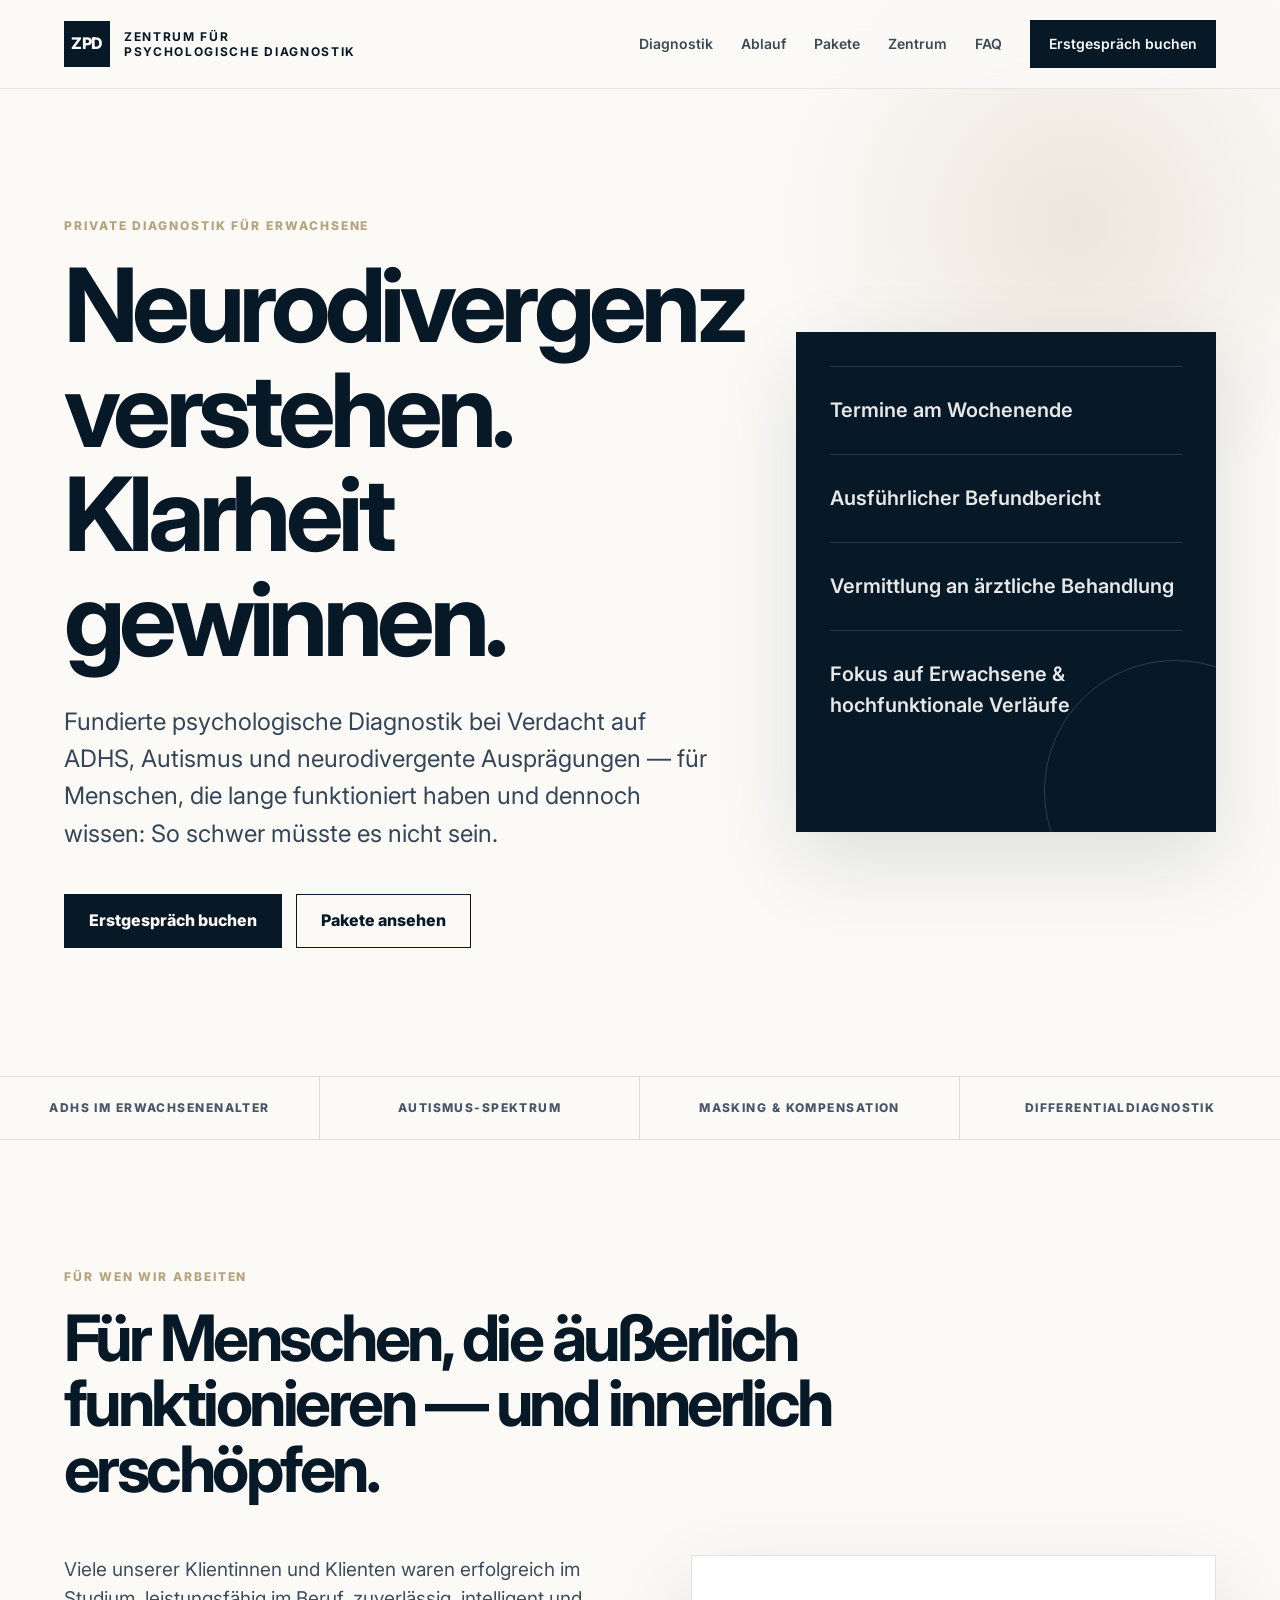
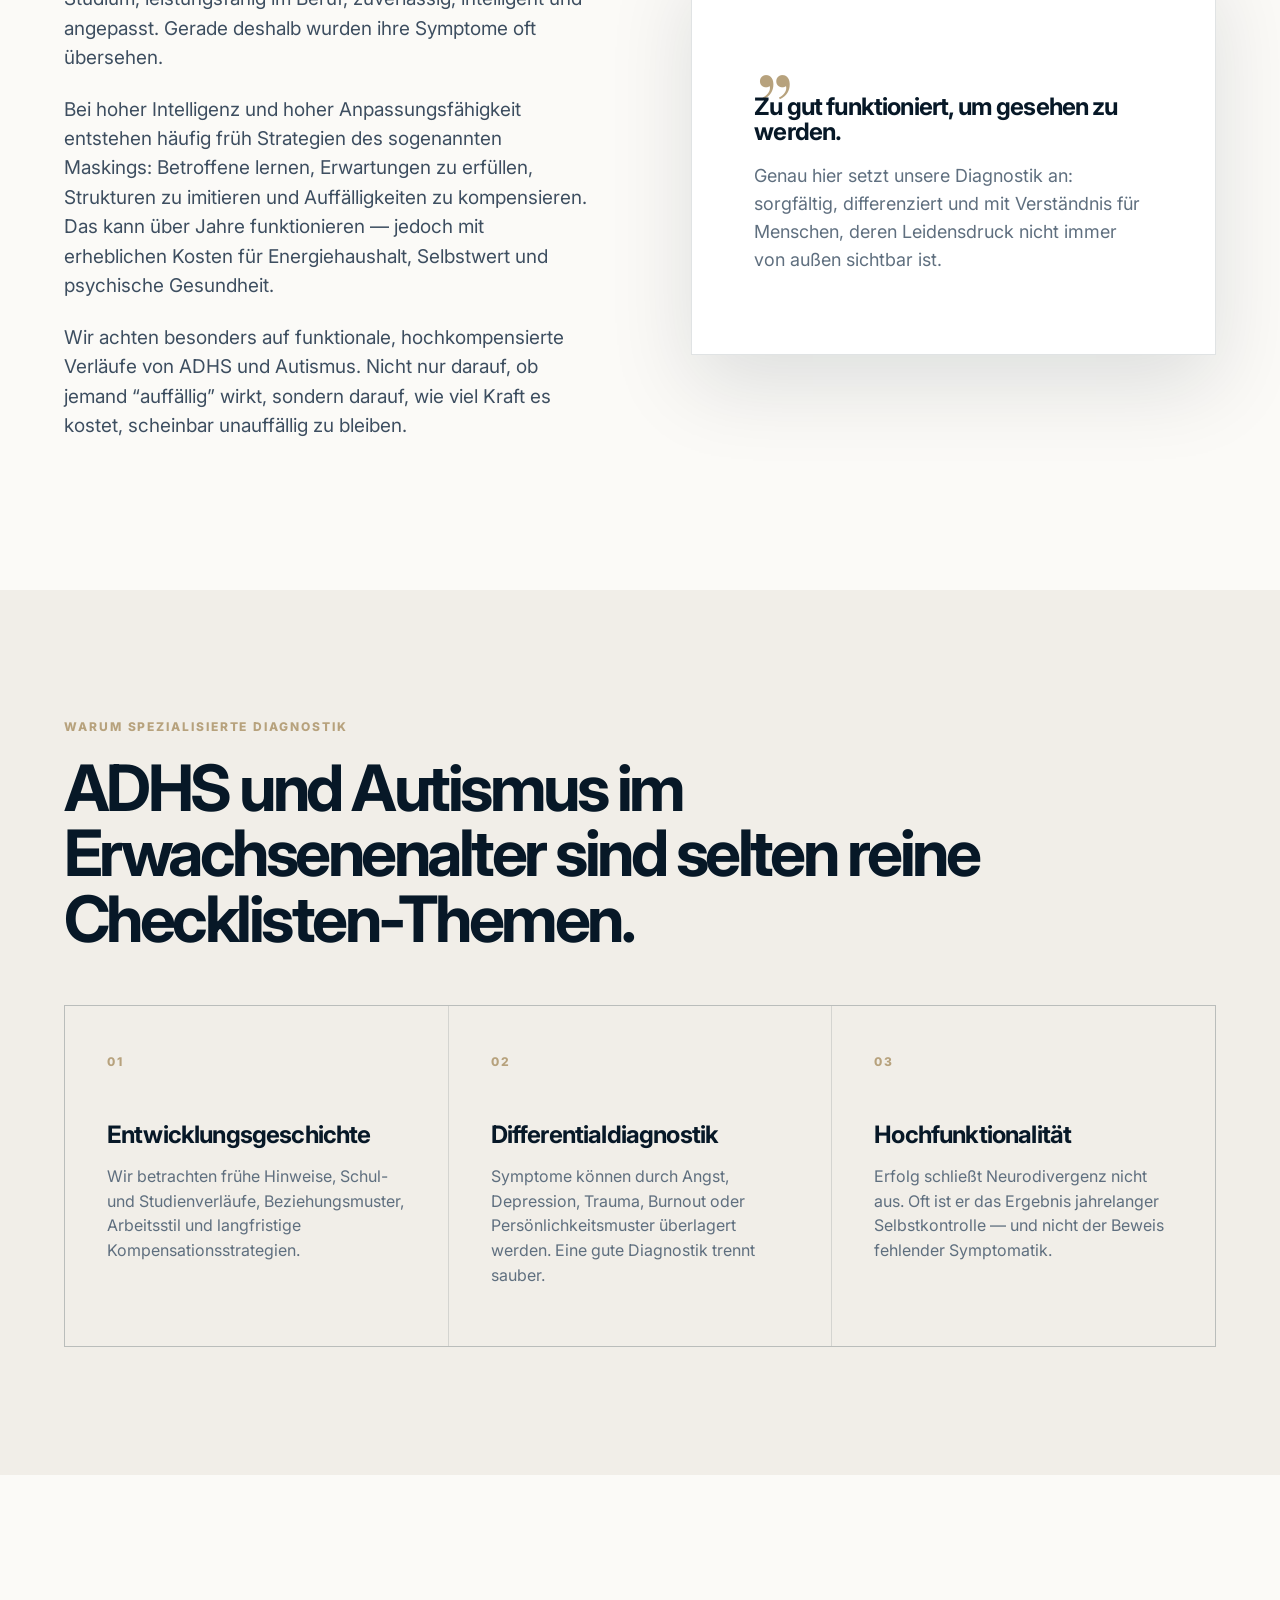
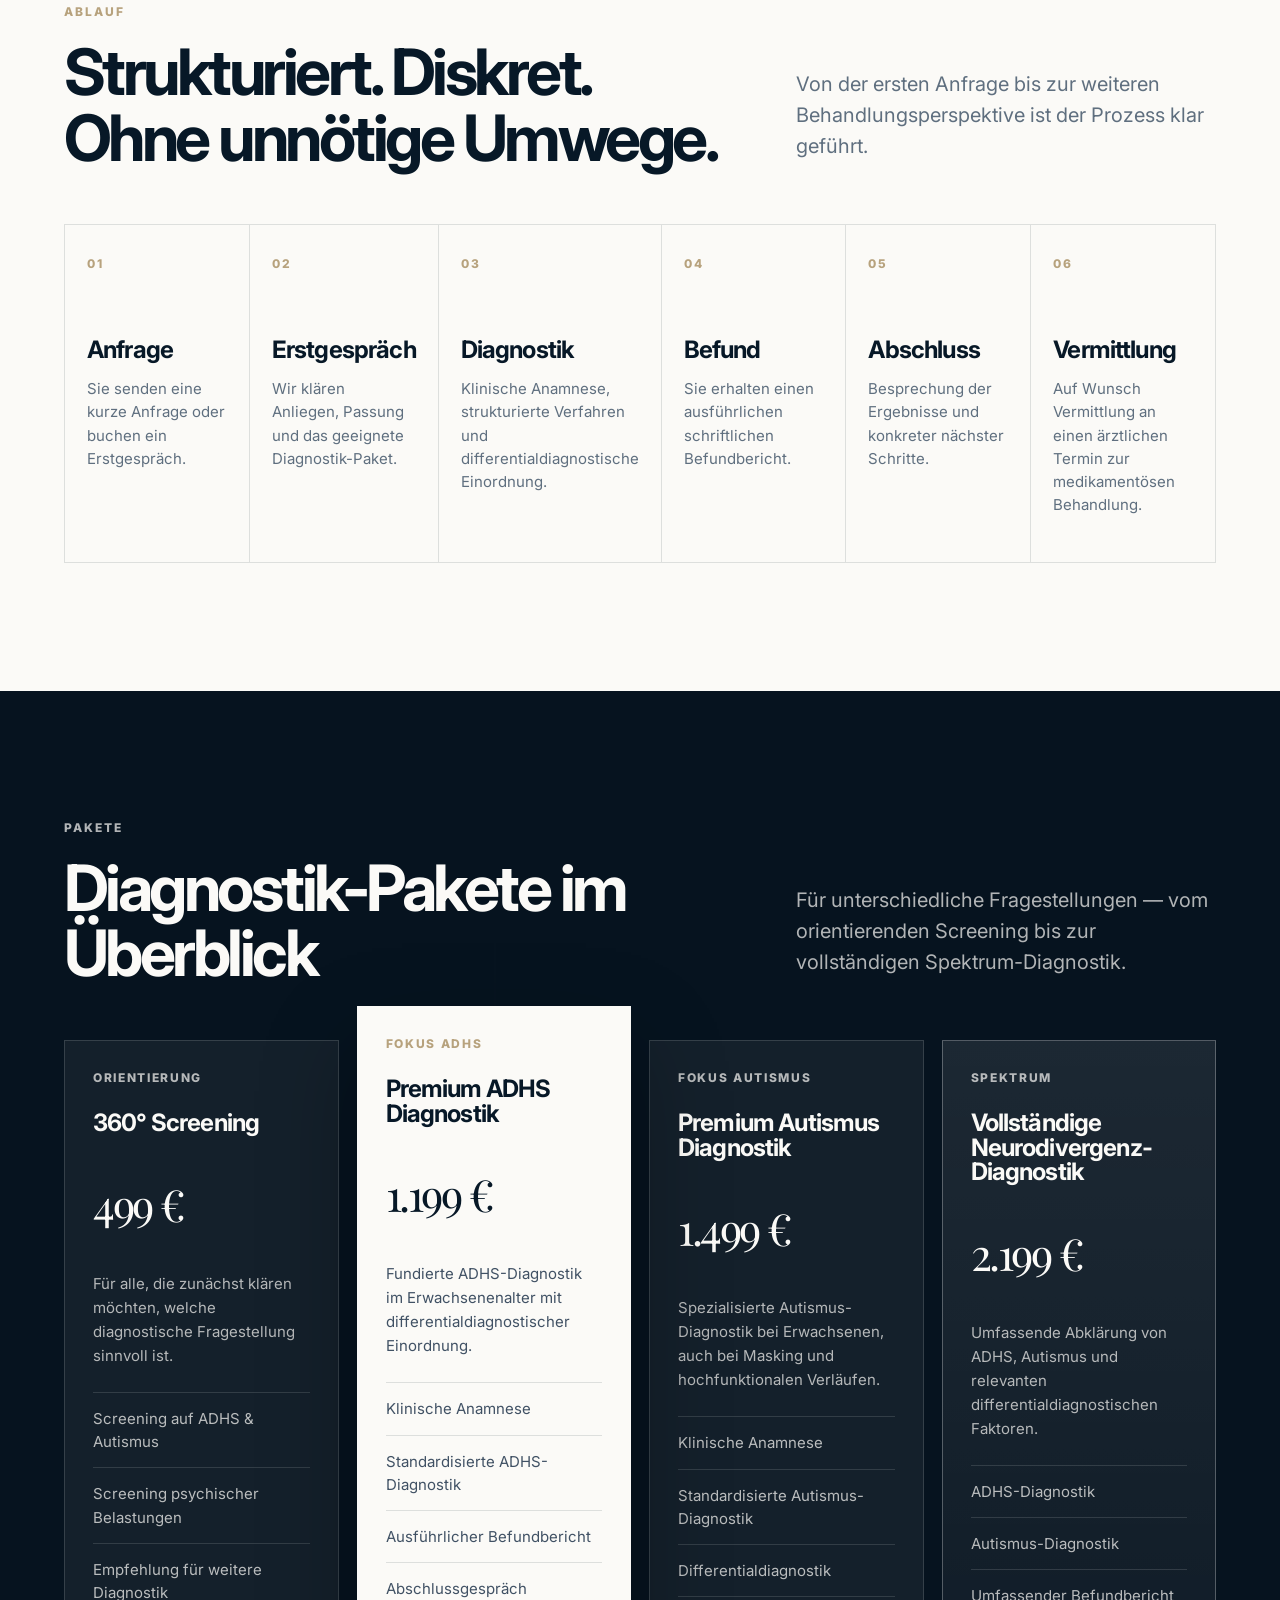
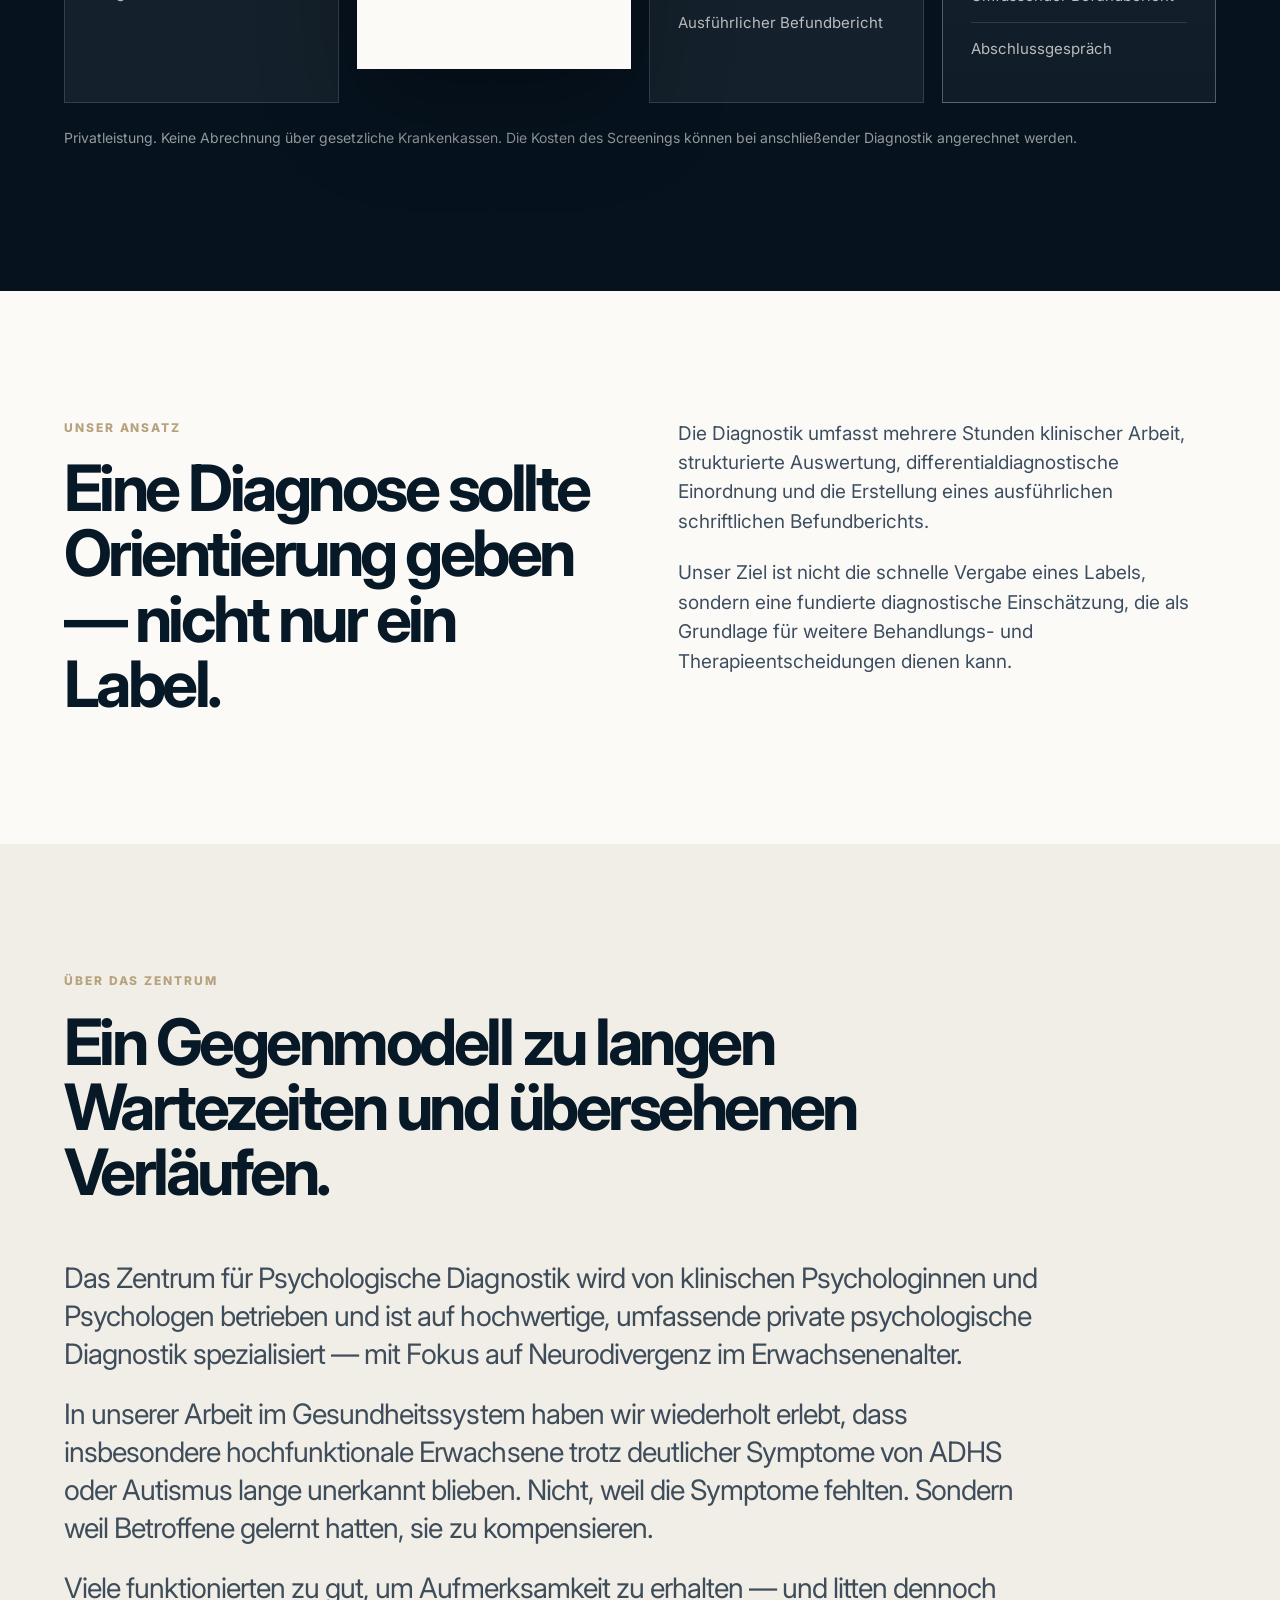
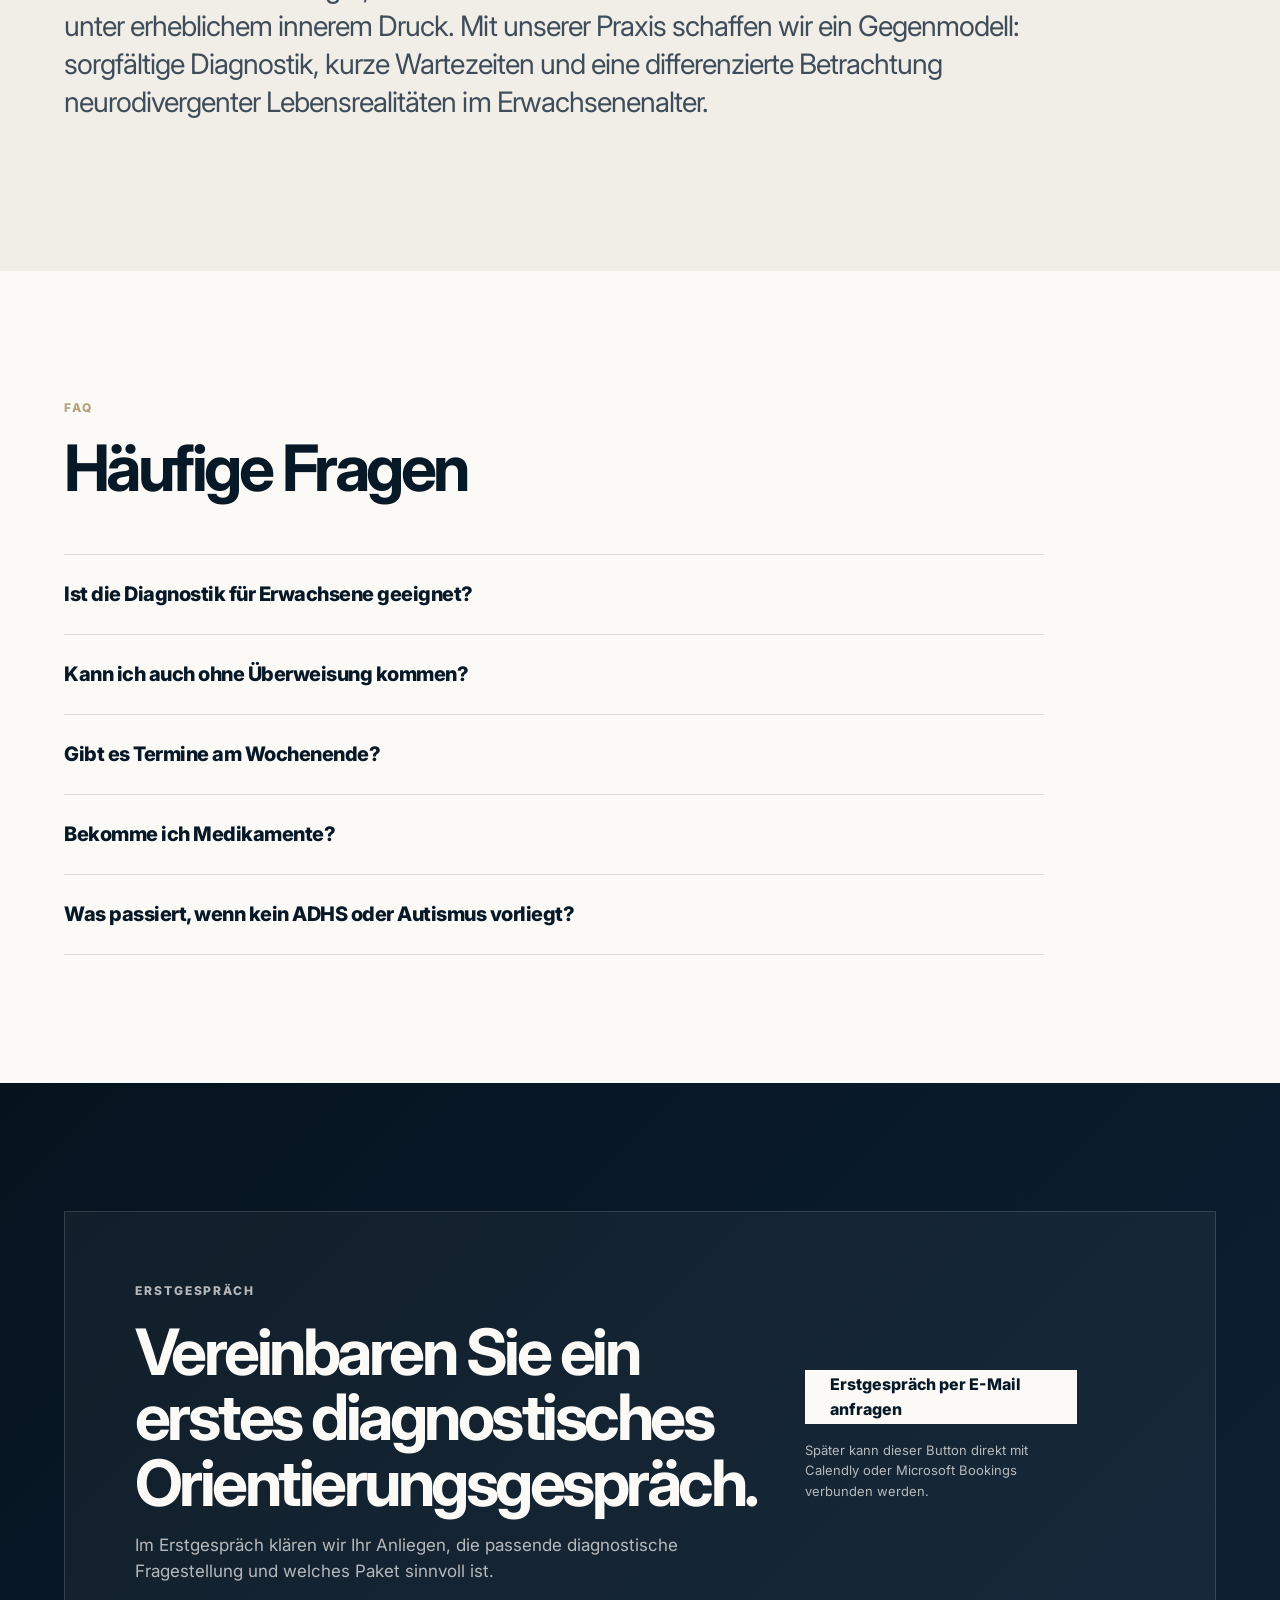
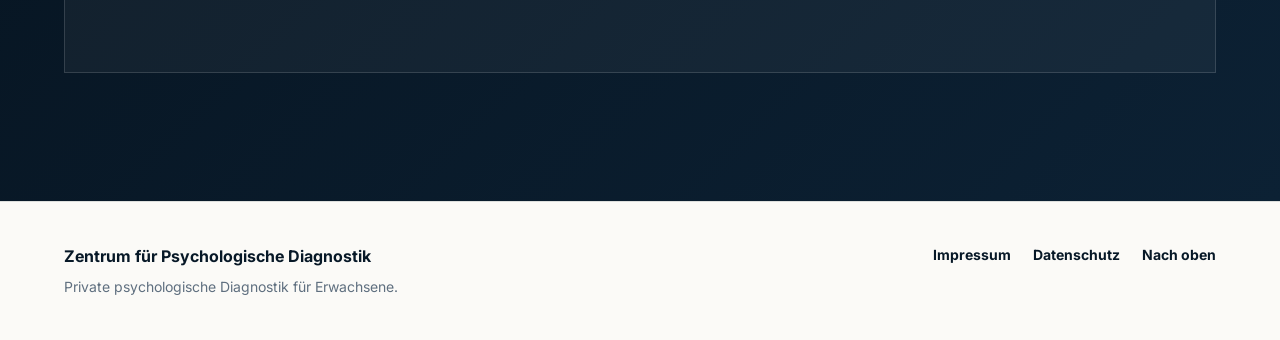
<file: index.html>
<!DOCTYPE html>
<html lang="de">
<head>
  <meta charset="UTF-8" />
  <meta name="viewport" content="width=device-width, initial-scale=1.0" />
  <title>Zentrum für Psychologische Diagnostik | ADHS & Neurodivergenz Diagnostik</title>
  <meta name="description" content="Hochwertige private psychologische Diagnostik für Erwachsene bei Verdacht auf ADHS, Autismus und Neurodivergenz. Termine am Wochenende, ausführlicher Befundbericht, Vermittlung an ärztliche Behandlung." />
  <meta name="theme-color" content="#071827" />
  <meta property="og:title" content="Zentrum für Psychologische Diagnostik" />
  <meta property="og:description" content="Fundierte Diagnostik bei ADHS, Autismus und Neurodivergenz im Erwachsenenalter." />
  <meta property="og:type" content="website" />
  <link rel="preconnect" href="https://fonts.googleapis.com">
  <link rel="preconnect" href="https://fonts.gstatic.com" crossorigin>
  <link href="https://fonts.googleapis.com/css2?family=Inter:wght@400;500;600;700;800&family=Playfair+Display:wght@600;700&display=swap" rel="stylesheet">
  <link rel="stylesheet" href="styles.css" />
</head>
<body>
  <div class="page-shell">
    <header class="site-header" id="top">
      <a class="brand" href="#top" aria-label="Zur Startseite">
        <span class="brand-mark">ZPD</span>
        <span class="brand-text">Zentrum für<br>Psychologische Diagnostik</span>
      </a>
      <button class="nav-toggle" aria-label="Navigation öffnen" aria-expanded="false">Menü</button>
      <nav class="nav" aria-label="Hauptnavigation">
        <a href="#diagnostik">Diagnostik</a>
        <a href="#ablauf">Ablauf</a>
        <a href="#pakete">Pakete</a>
        <a href="#zentrum">Zentrum</a>
        <a href="#faq">FAQ</a>
        <a class="nav-cta" href="#buchung">Erstgespräch buchen</a>
      </nav>
    </header>

    <main>
      <section class="hero section-pad">
        <div class="hero-grid">
          <div class="hero-copy">
            <p class="eyebrow">Private Diagnostik für Erwachsene</p>
            <h1>Neurodivergenz verstehen. Klarheit gewinnen.</h1>
            <p class="hero-lead">Fundierte psychologische Diagnostik bei Verdacht auf ADHS, Autismus und neurodivergente Ausprägungen — für Menschen, die lange funktioniert haben und dennoch wissen: So schwer müsste es nicht sein.</p>
            <div class="hero-actions">
              <a class="button primary" href="#buchung">Erstgespräch buchen</a>
              <a class="button secondary" href="#pakete">Pakete ansehen</a>
            </div>
          </div>
          
          <aside class="hero-panel" aria-label="Leistungsmerkmale">
  <ul class="signal-list">
              
              <li>Termine am Wochenende</li>
              <li>Ausführlicher Befundbericht</li>
              <li>Vermittlung an ärztliche Behandlung</li>
              <li>Fokus auf Erwachsene & hochfunktionale Verläufe</li>
            </ul>
          </aside>
        </div>
      </section>

      <section class="trust-strip" aria-label="Schwerpunkte">
        <span>ADHS im Erwachsenenalter</span>
        <span>Autismus-Spektrum</span>
        <span>Masking & Kompensation</span>
        <span>Differentialdiagnostik</span>
      </section>

      <section class="section section-pad" id="diagnostik">
        <div class="section-head narrow">
          <p class="eyebrow">Für wen wir arbeiten</p>
          <h2>Für Menschen, die äußerlich funktionieren — und innerlich erschöpfen.</h2>
        </div>
        <div class="two-col large-gap">
          <div class="rich-text">
            <p>Viele unserer Klientinnen und Klienten waren erfolgreich im Studium, leistungsfähig im Beruf, zuverlässig, intelligent und angepasst. Gerade deshalb wurden ihre Symptome oft übersehen.</p>
            <p>Bei hoher Intelligenz und hoher Anpassungsfähigkeit entstehen häufig früh Strategien des sogenannten Maskings: Betroffene lernen, Erwartungen zu erfüllen, Strukturen zu imitieren und Auffälligkeiten zu kompensieren. Das kann über Jahre funktionieren — jedoch mit erheblichen Kosten für Energiehaushalt, Selbstwert und psychische Gesundheit.</p>
            <p>Wir achten besonders auf funktionale, hochkompensierte Verläufe von ADHS und Autismus. Nicht nur darauf, ob jemand “auffällig” wirkt, sondern darauf, wie viel Kraft es kostet, scheinbar unauffällig zu bleiben.</p>
          </div>
          <div class="insight-card">
            <p class="quote-mark">„</p>
            <h3>Zu gut funktioniert, um gesehen zu werden.</h3>
            <p>Genau hier setzt unsere Diagnostik an: sorgfältig, differenziert und mit Verständnis für Menschen, deren Leidensdruck nicht immer von außen sichtbar ist.</p>
          </div>
        </div>
      </section>

      <section class="section muted section-pad">
        <div class="section-head narrow">
          <p class="eyebrow">Warum spezialisierte Diagnostik</p>
          <h2>ADHS und Autismus im Erwachsenenalter sind selten reine Checklisten-Themen.</h2>
        </div>
        <div class="feature-grid">
          <article>
            <span class="feature-number">01</span>
            <h3>Entwicklungsgeschichte</h3>
            <p>Wir betrachten frühe Hinweise, Schul- und Studienverläufe, Beziehungsmuster, Arbeitsstil und langfristige Kompensationsstrategien.</p>
          </article>
          <article>
            <span class="feature-number">02</span>
            <h3>Differentialdiagnostik</h3>
            <p>Symptome können durch Angst, Depression, Trauma, Burnout oder Persönlichkeitsmuster überlagert werden. Eine gute Diagnostik trennt sauber.</p>
          </article>
          <article>
            <span class="feature-number">03</span>
            <h3>Hochfunktionalität</h3>
            <p>Erfolg schließt Neurodivergenz nicht aus. Oft ist er das Ergebnis jahrelanger Selbstkontrolle — und nicht der Beweis fehlender Symptomatik.</p>
          </article>
        </div>
      </section>

      <section class="section section-pad" id="ablauf">
        <div class="section-head split">
          <div>
            <p class="eyebrow">Ablauf</p>
            <h2>Strukturiert. Diskret. Ohne unnötige Umwege.</h2>
          </div>
          <p>Von der ersten Anfrage bis zur weiteren Behandlungsperspektive ist der Prozess klar geführt.</p>
        </div>
        <div class="timeline">
          <div><span>01</span><h3>Anfrage</h3><p>Sie senden eine kurze Anfrage oder buchen ein Erstgespräch.</p></div>
          <div><span>02</span><h3>Erstgespräch</h3><p>Wir klären Anliegen, Passung und das geeignete Diagnostik-Paket.</p></div>
          <div><span>03</span><h3>Diagnostik</h3><p>Klinische Anamnese, strukturierte Verfahren und differentialdiagnostische Einordnung.</p></div>
          <div><span>04</span><h3>Befund</h3><p>Sie erhalten einen ausführlichen schriftlichen Befundbericht.</p></div>
          <div><span>05</span><h3>Abschluss</h3><p>Besprechung der Ergebnisse und konkreter nächster Schritte.</p></div>
          <div><span>06</span><h3>Vermittlung</h3><p>Auf Wunsch Vermittlung an einen ärztlichen Termin zur medikamentösen Behandlung.</p></div>
        </div>
      </section>

      <section class="section dark section-pad" id="pakete">
        <div class="section-head split inverted">
          <div>
            <p class="eyebrow">Pakete</p>
            <h2>Diagnostik-Pakete im Überblick</h2>
          </div>
          <p>Für unterschiedliche Fragestellungen — vom orientierenden Screening bis zur vollständigen Spektrum-Diagnostik.</p>
        </div>

        <div class="pricing-grid">
  <article class="price-card entry">
    <p class="package-label">Orientierung</p>
    <h3>360° Screening</h3>
    <p class="price">499 €</p>
    <p class="package-copy">Für alle, die zunächst klären möchten, welche diagnostische Fragestellung sinnvoll ist.</p>
    <ul>
      <li>Screening auf ADHS & Autismus</li>
      <li>Screening psychischer Belastungen</li>
      <li>Empfehlung für weitere Diagnostik</li>
    </ul>
  </article>

  <article class="price-card featured">
    <p class="package-label">Fokus ADHS</p>
    <h3>Premium ADHS Diagnostik</h3>
    <p class="price">1.199 €</p>
    <p class="package-copy">Fundierte ADHS-Diagnostik im Erwachsenenalter mit differentialdiagnostischer Einordnung.</p>
    <ul>
      <li>Klinische Anamnese</li>
      <li>Standardisierte ADHS-Diagnostik</li>
      <li>Ausführlicher Befundbericht</li>
      <li>Abschlussgespräch</li>
    </ul>
  </article>

  <article class="price-card">
    <p class="package-label">Fokus Autismus</p>
    <h3>Premium Autismus Diagnostik</h3>
    <p class="price">1.499 €</p>
    <p class="package-copy">Spezialisierte Autismus-Diagnostik bei Erwachsenen, auch bei Masking und hochfunktionalen Verläufen.</p>
    <ul>
      <li>Klinische Anamnese</li>
      <li>Standardisierte Autismus-Diagnostik</li>
      <li>Differentialdiagnostik</li>
      <li>Ausführlicher Befundbericht</li>
    </ul>
  </article>

  <article class="price-card premium">
    <p class="package-label">Spektrum</p>
    <h3>Vollständige Neurodivergenz-Diagnostik</h3>
    <p class="price">2.199 €</p>
    <p class="package-copy">Umfassende Abklärung von ADHS, Autismus und relevanten differentialdiagnostischen Faktoren.</p>
    <ul>
      <li>ADHS-Diagnostik</li>
      <li>Autismus-Diagnostik</li>
      <li>Umfassender Befundbericht</li>
      <li>Abschlussgespräch</li>
    </ul>
  </article>
</div>
<p class="pricing-note">Privatleistung. Keine Abrechnung über gesetzliche Krankenkassen. Die Kosten des Screenings können bei anschließender Diagnostik angerechnet werden.</p>
      </section>

      <section class="section section-pad approach">
        <div class="two-col">
          <div>
            <p class="eyebrow">Unser Ansatz</p>
            <h2>Eine Diagnose sollte Orientierung geben — nicht nur ein Label.</h2>
          </div>
          <div class="rich-text">
            <p>Die Diagnostik umfasst mehrere Stunden klinischer Arbeit, strukturierte Auswertung, differentialdiagnostische Einordnung und die Erstellung eines ausführlichen schriftlichen Befundberichts.</p>
            <p>Unser Ziel ist nicht die schnelle Vergabe eines Labels, sondern eine fundierte diagnostische Einschätzung, die als Grundlage für weitere Behandlungs- und Therapieentscheidungen dienen kann.</p>
          </div>
        </div>
      </section>

      <section class="section muted section-pad" id="zentrum">
        <div class="section-head narrow">
          <p class="eyebrow">Über das Zentrum</p>
          <h2>Ein Gegenmodell zu langen Wartezeiten und übersehenen Verläufen.</h2>
        </div>
        <div class="rich-text statement">
          <p>Das Zentrum für Psychologische Diagnostik wird von klinischen Psychologinnen und Psychologen betrieben und ist auf hochwertige, umfassende private psychologische Diagnostik spezialisiert — mit Fokus auf Neurodivergenz im Erwachsenenalter.</p>
          <p>In unserer Arbeit im Gesundheitssystem haben wir wiederholt erlebt, dass insbesondere hochfunktionale Erwachsene trotz deutlicher Symptome von ADHS oder Autismus lange unerkannt blieben. Nicht, weil die Symptome fehlten. Sondern weil Betroffene gelernt hatten, sie zu kompensieren.</p>
          <p>Viele funktionierten zu gut, um Aufmerksamkeit zu erhalten — und litten dennoch unter erheblichem innerem Druck. Mit unserer Praxis schaffen wir ein Gegenmodell: sorgfältige Diagnostik, kurze Wartezeiten und eine differenzierte Betrachtung neurodivergenter Lebensrealitäten im Erwachsenenalter.</p>
        </div>
      </section>

      <section class="section section-pad" id="faq">
        <div class="section-head split">
          <div>
            <p class="eyebrow">FAQ</p>
            <h2>Häufige Fragen</h2>
          </div>
        </div>
        <div class="faq-list">
          <details>
            <summary>Ist die Diagnostik für Erwachsene geeignet?</summary>
            <p>Ja. Der Fokus liegt auf ADHS, Autismus und Neurodivergenz im Erwachsenenalter, insbesondere bei hochfunktionalen und lange kompensierten Verläufen.</p>
          </details>
          <details>
            <summary>Kann ich auch ohne Überweisung kommen?</summary>
            <p>Ja. Die Diagnostik ist eine private Leistung und kann ohne Überweisung angefragt werden.</p>
          </details>
          <details>
            <summary>Gibt es Termine am Wochenende?</summary>
            <p>Ja. Wochenendtermine sind Teil unseres Angebots, um Diagnostik auch für beruflich stark eingebundene Personen zugänglich zu machen.</p>
          </details>
          <details>
            <summary>Bekomme ich Medikamente?</summary>
            <p>Die medikamentöse Behandlung erfolgt ärztlich. Auf Wunsch unterstützen wir nach der Diagnostik bei der Vermittlung an einen ärztlichen Termin.</p>
          </details>
          <details>
            <summary>Was passiert, wenn kein ADHS oder Autismus vorliegt?</summary>
            <p>Dann erhalten Sie trotzdem eine differenzierte psychologische Einordnung und Empfehlungen, welche alternativen Erklärungen oder weiteren Schritte sinnvoll sein können.</p>
          </details>
        </div>
      </section>

      <section class="booking section-pad" id="buchung">
        <div class="booking-card">
          <div>
            <p class="eyebrow">Erstgespräch</p>
            <h2>Vereinbaren Sie ein erstes diagnostisches Orientierungsgespräch.</h2>
            <p>Im Erstgespräch klären wir Ihr Anliegen, die passende diagnostische Fragestellung und welches Paket sinnvoll ist.</p>
          </div>
          <div class="booking-action">
            <a class="button primary light" href="mailto:kontakt@zentrum-psychologische-diagnostik.de?subject=Anfrage%20Erstgespr%C3%A4ch%20Diagnostik">Erstgespräch per E-Mail anfragen</a>
            <p class="microcopy">Später kann dieser Button direkt mit Calendly oder Microsoft Bookings verbunden werden.</p>
          </div>
        </div>
      </section>
    </main>

    <footer class="site-footer">
      <div>
        <strong>Zentrum für Psychologische Diagnostik</strong>
        <p>Private psychologische Diagnostik für Erwachsene.</p>
      </div>
      <div class="footer-links">
        <a href="impressum.html">Impressum</a>
        <a href="datenschutz.html">Datenschutz</a>
        <a href="#top">Nach oben</a>
      </div>
    </footer>
  </div>
  <script src="script.js"></script>
</body>
</html>
</file>
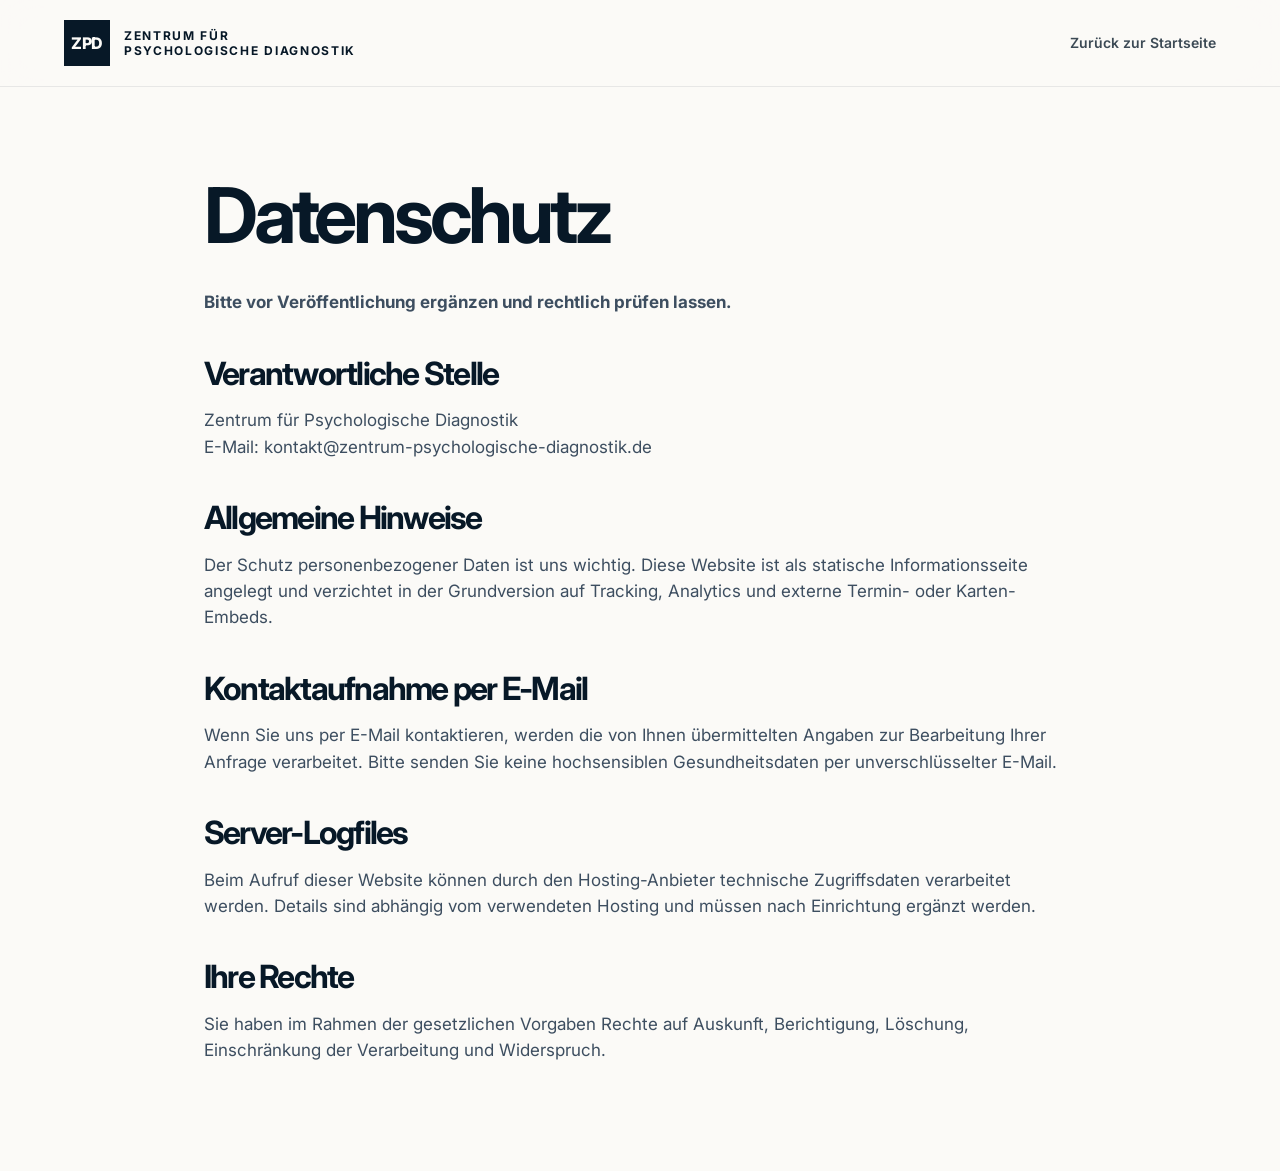
<file: datenschutz.html>
<!DOCTYPE html>
<html lang="de">
<head>
  <meta charset="UTF-8" />
  <meta name="viewport" content="width=device-width, initial-scale=1.0" />
  <title>Datenschutz | Zentrum für Psychologische Diagnostik</title>
  <link rel="preconnect" href="https://fonts.googleapis.com">
  <link rel="preconnect" href="https://fonts.gstatic.com" crossorigin>
  <link href="https://fonts.googleapis.com/css2?family=Inter:wght@400;500;600;700;800&family=Playfair+Display:wght@600;700&display=swap" rel="stylesheet">
  <link rel="stylesheet" href="styles.css" />
</head>
<body>
  <header class="site-header">
    <a class="brand" href="index.html"><span class="brand-mark">ZPD</span><span class="brand-text">Zentrum für<br>Psychologische Diagnostik</span></a>
    <nav class="nav"><a href="index.html">Zurück zur Startseite</a></nav>
  </header>
  <main class="legal-main">
    <h1>Datenschutz</h1>
    <p><strong>Bitte vor Veröffentlichung ergänzen und rechtlich prüfen lassen.</strong></p>
    <h2>Verantwortliche Stelle</h2>
    <p>Zentrum für Psychologische Diagnostik<br>E-Mail: kontakt@zentrum-psychologische-diagnostik.de</p>
    <h2>Allgemeine Hinweise</h2>
    <p>Der Schutz personenbezogener Daten ist uns wichtig. Diese Website ist als statische Informationsseite angelegt und verzichtet in der Grundversion auf Tracking, Analytics und externe Termin- oder Karten-Embeds.</p>
    <h2>Kontaktaufnahme per E-Mail</h2>
    <p>Wenn Sie uns per E-Mail kontaktieren, werden die von Ihnen übermittelten Angaben zur Bearbeitung Ihrer Anfrage verarbeitet. Bitte senden Sie keine hochsensiblen Gesundheitsdaten per unverschlüsselter E-Mail.</p>
    <h2>Server-Logfiles</h2>
    <p>Beim Aufruf dieser Website können durch den Hosting-Anbieter technische Zugriffsdaten verarbeitet werden. Details sind abhängig vom verwendeten Hosting und müssen nach Einrichtung ergänzt werden.</p>
    <h2>Ihre Rechte</h2>
    <p>Sie haben im Rahmen der gesetzlichen Vorgaben Rechte auf Auskunft, Berichtigung, Löschung, Einschränkung der Verarbeitung und Widerspruch.</p>
  </main>
</body>
</html>
</file>
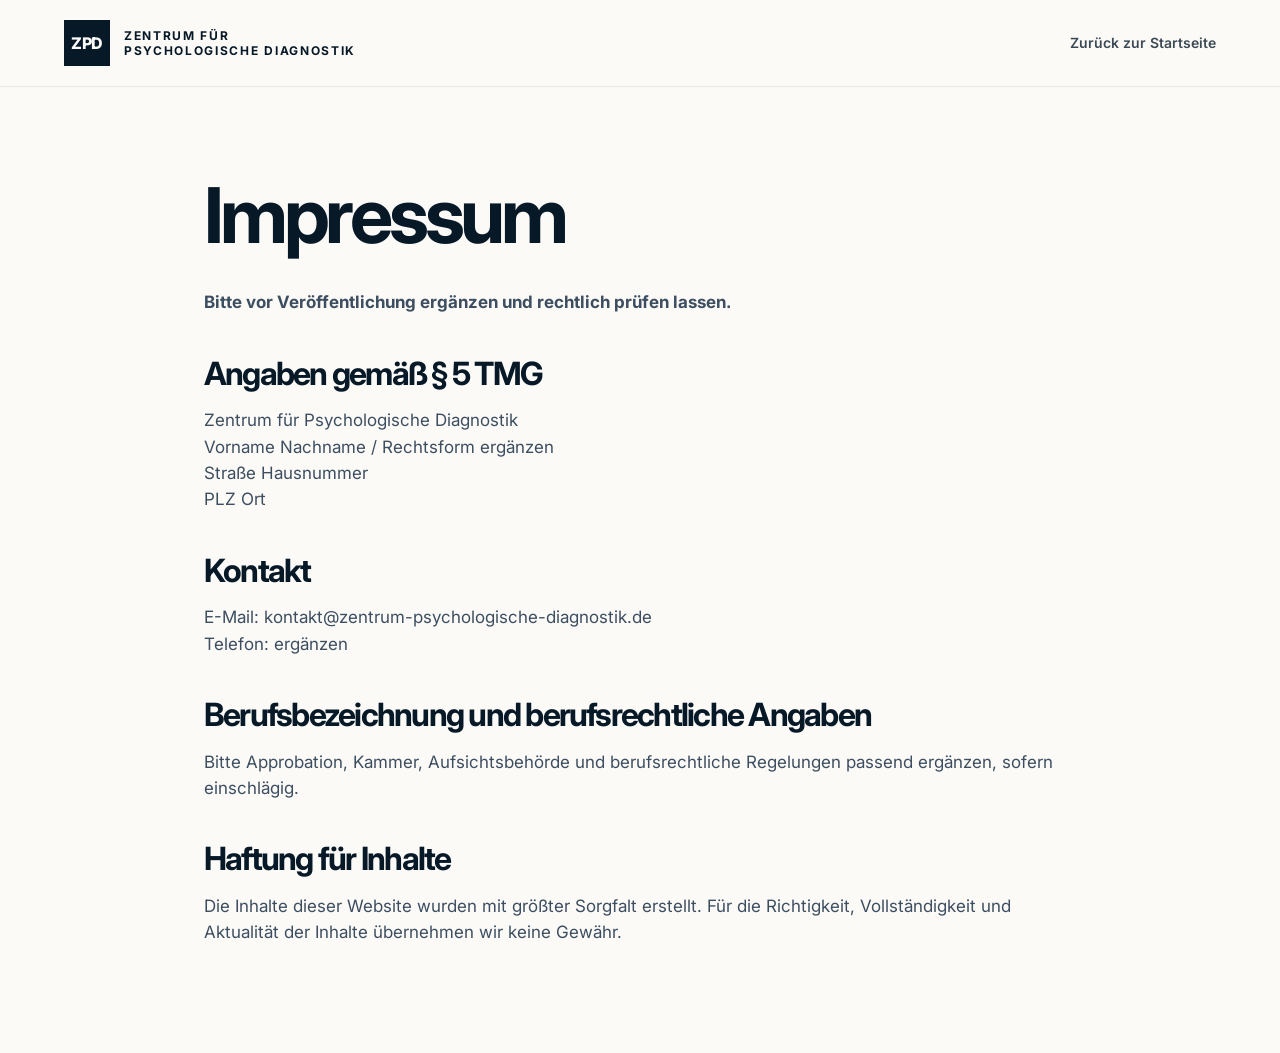
<file: impressum.html>
<!DOCTYPE html>
<html lang="de">
<head>
  <meta charset="UTF-8" />
  <meta name="viewport" content="width=device-width, initial-scale=1.0" />
  <title>Impressum | Zentrum für Psychologische Diagnostik</title>
  <link rel="preconnect" href="https://fonts.googleapis.com">
  <link rel="preconnect" href="https://fonts.gstatic.com" crossorigin>
  <link href="https://fonts.googleapis.com/css2?family=Inter:wght@400;500;600;700;800&family=Playfair+Display:wght@600;700&display=swap" rel="stylesheet">
  <link rel="stylesheet" href="styles.css" />
</head>
<body>
  <header class="site-header">
    <a class="brand" href="index.html"><span class="brand-mark">ZPD</span><span class="brand-text">Zentrum für<br>Psychologische Diagnostik</span></a>
    <nav class="nav"><a href="index.html">Zurück zur Startseite</a></nav>
  </header>
  <main class="legal-main">
    <h1>Impressum</h1>
    <p><strong>Bitte vor Veröffentlichung ergänzen und rechtlich prüfen lassen.</strong></p>
    <h2>Angaben gemäß § 5 TMG</h2>
    <p>Zentrum für Psychologische Diagnostik<br>Vorname Nachname / Rechtsform ergänzen<br>Straße Hausnummer<br>PLZ Ort</p>
    <h2>Kontakt</h2>
    <p>E-Mail: kontakt@zentrum-psychologische-diagnostik.de<br>Telefon: ergänzen</p>
    <h2>Berufsbezeichnung und berufsrechtliche Angaben</h2>
    <p>Bitte Approbation, Kammer, Aufsichtsbehörde und berufsrechtliche Regelungen passend ergänzen, sofern einschlägig.</p>
    <h2>Haftung für Inhalte</h2>
    <p>Die Inhalte dieser Website wurden mit größter Sorgfalt erstellt. Für die Richtigkeit, Vollständigkeit und Aktualität der Inhalte übernehmen wir keine Gewähr.</p>
  </main>
</body>
</html>
</file>
<file: styles.css>
:root {
  --ink: #071827;
  --ink-2: #142436;
  --muted: #5f6f7f;
  --line: rgba(7, 24, 39, 0.12);
  --paper: #fbfaf7;
  --soft: #f1eee8;
  --white: #ffffff;
  --accent: #b7a27d;
  --accent-2: #d7c8aa;
  --dark: #06131f;
  --dark-2: #0c2134;
  --shadow: 0 30px 80px rgba(7, 24, 39, 0.12);
  --radius: 24px;
}
* { box-sizing: border-box; }
html { scroll-behavior: smooth; }
body {
  margin: 0;
  font-family: Inter, system-ui, -apple-system, BlinkMacSystemFont, "Segoe UI", sans-serif;
  background: var(--paper);
  color: var(--ink);
  line-height: 1.55;
}
a { color: inherit; text-decoration: none; }
.page-shell { overflow: hidden; }
.site-header {
  position: sticky;
  top: 0;
  z-index: 50;
  display: flex;
  align-items: center;
  justify-content: space-between;
  padding: 20px clamp(20px, 5vw, 72px);
  background: rgba(251, 250, 247, 0.86);
  backdrop-filter: blur(18px);
  border-bottom: 1px solid rgba(7, 24, 39, 0.08);
}
.brand { display: flex; align-items: center; gap: 14px; }
.brand-mark {
  display: grid;
  place-items: center;
  width: 46px;
  height: 46px;
  border: 1px solid var(--ink);
  font-weight: 800;
  letter-spacing: -0.04em;
  background: var(--ink);
  color: var(--paper);
}
.brand-text {
  font-size: 12px;
  text-transform: uppercase;
  letter-spacing: 0.14em;
  line-height: 1.25;
  font-weight: 700;
}
.nav { display: flex; align-items: center; gap: 28px; font-size: 14px; font-weight: 600; }
.nav a:not(.nav-cta) { color: rgba(7, 24, 39, 0.78); }
.nav a:hover { color: var(--ink); }
.nav-cta {
  padding: 12px 18px;
  border: 1px solid var(--ink);
  background: var(--ink);
  color: var(--paper);
}
.nav-toggle { display: none; background: none; border: 1px solid var(--line); padding: 10px 14px; font-weight: 700; }
.section-pad { padding: clamp(76px, 10vw, 150px) clamp(20px, 5vw, 72px); }
.hero { min-height: 82vh; display: flex; align-items: center; position: relative; }
.hero::before {
  content: "";
  position: absolute;
  inset: -20% -10% auto auto;
  width: 52vw;
  height: 52vw;
  background: radial-gradient(circle, rgba(183,162,125,.22), transparent 63%);
  pointer-events: none;
}
.hero-grid { position: relative; display: grid; grid-template-columns: minmax(0, 1.2fr) 420px; gap: clamp(36px, 6vw, 96px); width: 100%; align-items: center; }
.eyebrow { margin: 0 0 18px; text-transform: uppercase; letter-spacing: .16em; font-size: 12px; font-weight: 800; color: var(--accent); }
h1, h2, h3 { margin: 0; line-height: 1.02; letter-spacing: -0.055em; }
h1 { max-width: 940px; font-size: clamp(56px, 8vw, 128px); }
h2 { font-size: clamp(38px, 5vw, 76px); max-width: 1050px; }
h3 { font-size: 24px; letter-spacing: -0.035em; }
p { font-size: 17px; color: var(--muted); }
.hero-lead { margin: 32px 0 0; max-width: 720px; font-size: clamp(19px, 2vw, 24px); color: #344557; }
.hero-actions { display: flex; gap: 14px; flex-wrap: wrap; margin-top: 42px; }
.button { display: inline-flex; align-items: center; justify-content: center; min-height: 54px; padding: 0 24px; font-weight: 800; border: 1px solid var(--ink); transition: transform .2s ease, box-shadow .2s ease; }
.button:hover { transform: translateY(-2px); box-shadow: 0 16px 35px rgba(7,24,39,.14); }
.button.primary { background: var(--ink); color: var(--paper); }
.button.secondary { background: transparent; color: var(--ink); }
.button.light { background: var(--paper); color: var(--ink); border-color: var(--paper); }
.hero-panel { background: var(--ink); color: var(--paper); padding: 34px; box-shadow: var(--shadow); min-height: 500px; display: flex; flex-direction: column; justify-content: space-between; position: relative; overflow: hidden; }
.hero-panel::after { content: ""; position: absolute; inset: auto -90px -90px auto; width: 260px; height: 260px; border: 1px solid rgba(255,255,255,.16); border-radius: 50%; }
.panel-kicker { font-family: "Playfair Display", serif; font-size: 32px; letter-spacing: -0.04em; }
.signal-list {
  list-style: none;
  margin: 0;
  padding: 0;
}
.signal-list li {
  padding: 28px 0;
  border-top: 1px solid rgba(255,255,255,.14);
  color: rgba(251,250,247,.92);
  font-weight: 600;
  font-size: 20px;
}
.trust-strip { display: grid; grid-template-columns: repeat(4, 1fr); border-top: 1px solid var(--line); border-bottom: 1px solid var(--line); }
.trust-strip span { padding: 22px; text-align: center; font-size: 12px; font-weight: 800; text-transform: uppercase; letter-spacing: .12em; color: #475769; border-right: 1px solid var(--line); }
.trust-strip span:last-child { border-right: 0; }
.section { position: relative; }
.muted { background: var(--soft); }
.dark { background: var(--dark); color: var(--paper); }
.dark p, .inverted p { color: rgba(251,250,247,.70); }
.section-head { margin-bottom: 54px; }
.section-head.narrow { max-width: 980px; }
.section-head.split { display: grid; grid-template-columns: minmax(0, 1fr) 420px; gap: 60px; align-items: end; }
.section-head.split > p { font-size: 20px; margin: 0 0 8px; }
.two-col { display: grid; grid-template-columns: 1fr 1fr; gap: clamp(36px, 6vw, 90px); align-items: start; }
.large-gap { gap: clamp(46px, 8vw, 130px); }
.rich-text p { margin: 0 0 22px; font-size: 19px; color: #3d4e60; }
.muted .rich-text p { color: #3f4d5a; }
.insight-card { padding: clamp(34px, 5vw, 62px); background: var(--white); border: 1px solid var(--line); box-shadow: var(--shadow); }
.insight-card .quote-mark { font-family: "Playfair Display", serif; font-size: 96px; line-height: .6; color: var(--accent); margin: 0 0 20px; }
.insight-card p:last-child { font-size: 18px; }
.feature-grid { display: grid; grid-template-columns: repeat(3, 1fr); gap: 1px; background: rgba(7,24,39,.12); border: 1px solid rgba(7,24,39,.12); }
.feature-grid article { background: var(--soft); padding: 42px; min-height: 310px; }
.feature-number { display: inline-block; margin-bottom: 52px; font-size: 12px; font-weight: 800; letter-spacing: .16em; color: var(--accent); }
.feature-grid p { font-size: 16px; }
.timeline { display: grid; grid-template-columns: repeat(6, 1fr); border-top: 1px solid var(--line); border-left: 1px solid var(--line); }
.timeline div { padding: 30px 22px; border-right: 1px solid var(--line); border-bottom: 1px solid var(--line); min-height: 260px; }
.timeline span { display: block; color: var(--accent); font-size: 12px; font-weight: 800; letter-spacing: .16em; margin-bottom: 64px; }
.timeline p { font-size: 15px; }
.pricing-grid { display: grid; grid-template-columns: repeat(4, 1fr); gap: 18px; align-items: stretch; }
.price-card { background: rgba(255,255,255,.055); border: 1px solid rgba(255,255,255,.14); padding: 28px; min-height: 560px; display: flex; flex-direction: column; }
.price-card.featured { background: var(--paper); color: var(--ink); transform: translateY(-34px); box-shadow: 0 40px 90px rgba(0,0,0,.30); border-color: var(--paper); }
.price-card.featured p, .price-card.featured li { color: #405164; }
.price-card.premium {
  border-color: rgba(255,255,255,.28);
  background: linear-gradient(
    180deg,
    rgba(255,255,255,.09),
    rgba(255,255,255,.04)
  );
}
.package-label {
  margin: 0 0 24px;
  text-transform: uppercase;
  letter-spacing: .14em;
  font-size: 12px;
  font-weight: 800;
  color: var(--accent-2);
}

.package-copy {
  font-size: 15px;
  line-height: 1.6;
  margin: 0 0 24px;
  color: rgba(251,250,247,.72);
}

.price-card.featured .package-copy {
  color: #405164;
}

.price-card.featured .package-label {
  color: var(--accent);
}
.price { font-family: "Playfair Display", serif; font-size: 44px; letter-spacing: -.055em; color: inherit !important; margin: 34px 0; }
.price-card ul { margin: 0; padding: 0; list-style: none; }
.price-card li { padding: 14px 0; border-top: 1px solid rgba(255,255,255,.13); color: rgba(251,250,247,.72); font-size: 15px; }
.price-card.featured li { border-top-color: rgba(7,24,39,.12); }
.pricing-note { margin-top: 24px; font-size: 14px; color: rgba(251,250,247,.58) !important; }
.approach { background: var(--paper); }
.statement { max-width: 980px; }
.statement p { font-size: clamp(21px, 2.2vw, 30px); line-height: 1.35; letter-spacing: -0.035em; color: var(--ink-2); }
.faq-list { max-width: 980px; border-top: 1px solid var(--line); }
details { border-bottom: 1px solid var(--line); padding: 24px 0; }
summary { cursor: pointer; font-weight: 800; font-size: 20px; letter-spacing: -0.025em; list-style: none; }
summary::-webkit-details-marker { display: none; }
details p { max-width: 760px; margin-bottom: 0; }
.booking { background: linear-gradient(135deg, var(--dark), var(--dark-2)); color: var(--paper); }
.booking-card { display: grid; grid-template-columns: 1.2fr .8fr; gap: 48px; align-items: center; padding: clamp(36px, 6vw, 70px); border: 1px solid rgba(255,255,255,.14); background: rgba(255,255,255,.045); }
.booking h2 { max-width: 860px; }
.booking p { color: rgba(251,250,247,.70); }
.booking-action { justify-self: end; max-width: 360px; }
.microcopy { font-size: 13px; margin-top: 16px; }
.site-footer { display: flex; justify-content: space-between; gap: 30px; padding: 42px clamp(20px, 5vw, 72px); border-top: 1px solid var(--line); }
.site-footer p { margin: 8px 0 0; font-size: 14px; }
.footer-links { display: flex; gap: 22px; font-size: 14px; font-weight: 700; }
.legal-main { max-width: 920px; margin: 0 auto; padding: 90px 24px; }
.legal-main h1 { font-size: clamp(42px, 6vw, 86px); margin-bottom: 34px; }
.legal-main h2 { font-size: 32px; margin-top: 42px; }
.legal-main p { color: #3d4e60; }
@media (max-width: 1100px) {
  .hero-grid, .section-head.split, .two-col, .booking-card { grid-template-columns: 1fr; }
  .hero-panel { min-height: auto; }
  .timeline { grid-template-columns: repeat(3, 1fr); }
  .feature-grid { grid-template-columns: 1fr; }
  .pricing-grid { grid-template-columns: repeat(2, 1fr); }
  .price-card.featured { transform: none; }
  .booking-action { justify-self: start; }
}
@media (max-width: 820px) {
  .nav-toggle { display: block; }
  .nav { position: fixed; inset: 88px 16px auto 16px; background: var(--paper); border: 1px solid var(--line); box-shadow: var(--shadow); padding: 22px; flex-direction: column; align-items: stretch; display: none; }
  .nav.open { display: flex; }
  .nav-cta { text-align: center; }
  .brand-text { display: none; }
  .trust-strip { grid-template-columns: 1fr 1fr; }
  .trust-strip span:nth-child(2) { border-right: 0; }
  .timeline { grid-template-columns: 1fr; }
  h1 { font-size: clamp(48px, 14vw, 76px); }
  h2 { font-size: clamp(34px, 11vw, 56px); }
  .site-footer { flex-direction: column; }
  .footer-links { flex-wrap: wrap; }
}
@media (max-width: 520px) {
  .trust-strip { grid-template-columns: 1fr; }
  .trust-strip span { border-right: 0; border-bottom: 1px solid var(--line); }
  .hero-actions, .button { width: 100%; }
  .button { padding: 0 18px; }
  .price-card { min-height: auto; }
  .pricing-grid { grid-template-columns: 1fr; }
}
</file>
